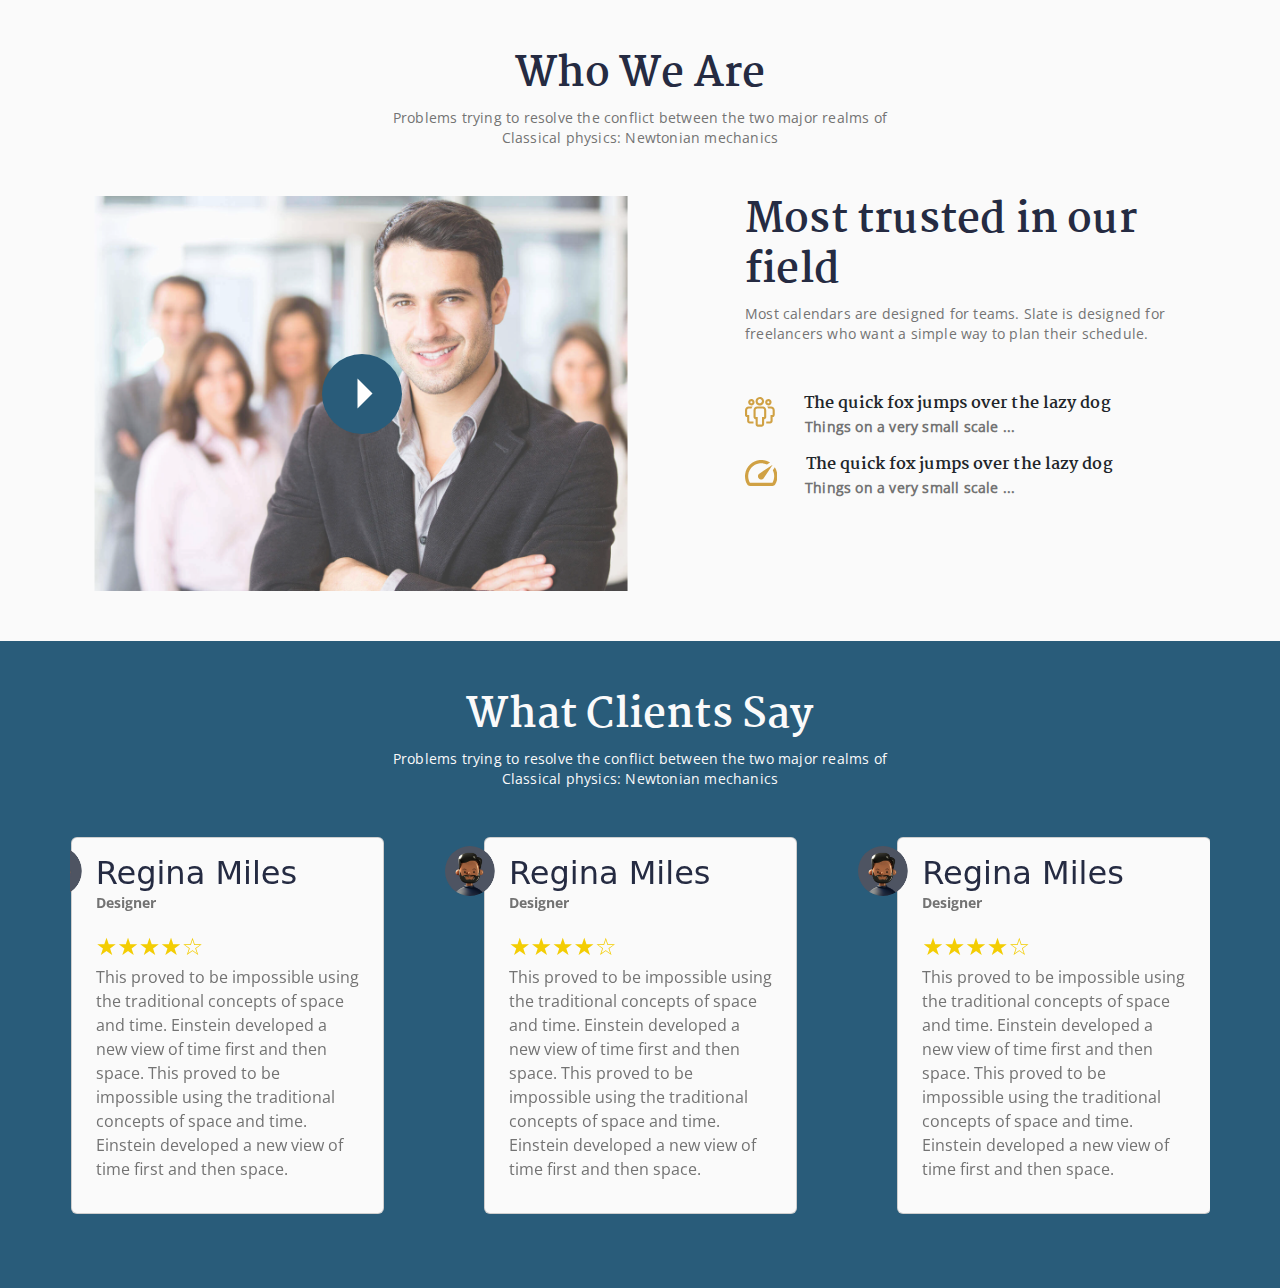
<file: index.html>
<!DOCTYPE html>
<html lang="en">
  <head>
    <meta charset="UTF-8" />
    <meta http-equiv="X-UA-Compatible" content="IE=edge" />
    <meta name="viewport" content="width=device-width, initial-scale=1.0" />

    <link
      rel="stylesheet"
      href="https://cdnjs.cloudflare.com/ajax/libs/OwlCarousel2/2.3.4/assets/owl.carousel.min.css"
      integrity="sha512-tS3S5qG0BlhnQROyJXvNjeEM4UpMXHrQfTGmbQ1gKmelCxlSEBUaxhRBj/EFTzpbP4RVSrpEikbmdJobCvhE3g=="
      crossorigin="anonymous"
      referrerpolicy="no-referrer"
    />
    <link
      rel="stylesheet"
      href="assets/bootstrap-5.2.3-dist/css/bootstrap.min.css"
    />
    <link rel="stylesheet" href="assets/css/fontstyles.css" />
    <link rel="stylesheet" href="assets/css/styles.css" />
    <link
      rel="stylesheet"
      href="https://cdnjs.cloudflare.com/ajax/libs/OwlCarousel2/2.3.4/assets/owl.theme.default.min.css"
      integrity="sha512-sMXtMNL1zRzolHYKEujM2AqCLUR9F2C4/05cdbxjjLSRvMQIciEPCQZo++nk7go3BtSuK9kfa/s+a4f4i5pLkw=="
      crossorigin="anonymous"
      referrerpolicy="no-referrer"
    />

    <title>Owl Carousel</title>
  </head>
  <body>
    <main>
      <section class="bg--alabaster">
        <div class="introduction-wrapper container-md mx-auto">
          <h2 class="text-center c--ebony-clay">Who We Are</h2>
          <p class="text-center c--dove-gray w-50 mx-auto">
            Problems trying to resolve the conflict between the two major realms
            of Classical physics: Newtonian mechanics
          </p>
        </div>
        <div class="row container-md mx-auto mt-5 details">
          <!-- Player here -->
          <div class="col-md-6 details__video-area">
            <img
              class="w-100 opacity-75"
              src="assets/images/cover.png"
              alt="Video-Link"
            />
            <button
              type="button"
              class="details__video-area__play-button bg--calypso"
              data-bs-toggle="modal"
              data-bs-target="#dynamicVideoModal"
            ></button>
            <div
              class="modal fade"
              id="videoModal"
              tabindex="-1"
              aria-labelledby="exampleModalLabel"
              aria-hidden="true"
            >
              <div class="modal-dialog modal-fullscreen">
                <div class="modal-content">
                  <div class="modal-body p-0">
                    <div class="ratio ratio-16x9">
                      <iframe
                        src="//www.youtube.com/embed/KpllAjxOIUU?autoplay=1"
                      ></iframe>
                    </div>
                  </div>
                </div>
              </div>
            </div>
            <div
              class="modal fade"
              id="dynamicVideoModal"
              tabindex="-1"
              aria-hidden="true"
            >
              <div class="modal-dialog modal-xl">
                <div class="modal-content">
                  <div class="modal-body p-0 d-flex align-items-center">
                    <div class="ratio ratio-16x9" id="player"></div>
                  </div>
                </div>
              </div>
            </div>
          </div>
          <!-- Contents here -->
          <div class="col-md-1"></div>
          <div class="mt-5 col-md-5 mt-md-0 details__content-area">
            <h2 class="c--ebony-clay">Most trusted in our field</h2>
            <p class="c--dove-gray">
              Most calendars are designed for teams. Slate is designed for
              freelancers who want a simple way to plan their schedule.
            </p>
            <span
              class="d-flex flex-row align-items-center justify-content-start mt-5"
            >
              <svg
                width="30"
                height="30"
                viewBox="0 0 30 30"
                fill="none"
                xmlns="http://www.w3.org/2000/svg"
              >
                <path
                  fill-rule="evenodd"
                  clip-rule="evenodd"
                  d="M17.2367 7.77151C16.7729 8.09308 16.2497 8.31905 15.6976 8.43623C15.1456 8.55342 14.5757 8.55949 14.0212 8.45407C13.4668 8.34865 12.9389 8.13385 12.4684 7.82223C11.9979 7.5106 11.5941 7.10838 11.2807 6.63904C10.9673 6.1697 10.7505 5.64263 10.643 5.08861C10.5354 4.53458 10.5393 3.96468 10.6544 3.41218C10.7695 2.85967 10.9935 2.33562 11.3133 1.8706C11.6331 1.40559 12.0423 1.00893 12.517 0.703761C13.4544 0.0846608 14.5986 -0.138187 15.6998 0.0839308C16.8009 0.306048 17.7693 0.955065 18.3933 1.88911C19.0173 2.82315 19.2462 3.96625 19.0298 5.06853C18.8135 6.17081 18.1696 7.14262 17.2388 7.77151H17.2367ZM16.0573 2.47176C15.8259 2.30528 15.5633 2.18706 15.2853 2.12415C15.0072 2.06124 14.7193 2.05493 14.4388 2.10558C14.1583 2.15622 13.8908 2.26281 13.6523 2.41897C13.4138 2.57514 13.2091 2.7777 13.0505 3.0146C12.8919 3.25149 12.7826 3.51788 12.7291 3.79789C12.6756 4.07791 12.679 4.36583 12.739 4.64451C12.7991 4.92319 12.9146 5.18694 13.0788 5.42004C13.2429 5.65315 13.4522 5.85086 13.6943 6.00139C14.162 6.28552 14.7214 6.37824 15.2558 6.26023C15.7902 6.14222 16.2585 5.82258 16.563 5.36789C16.8676 4.9132 16.985 4.35852 16.8908 3.81941C16.7966 3.2803 16.498 2.79833 16.0573 2.47389V2.47176ZM21.6036 2.53551C22.2164 2.12326 22.9539 1.93762 23.6889 2.01054C24.4239 2.08346 25.1105 2.41038 25.6304 2.93501C26.0009 3.30848 26.2741 3.76715 26.426 4.27079C26.578 4.77443 26.604 5.30766 26.5018 5.82371C26.3997 6.33975 26.1724 6.82284 25.8401 7.23061C25.5077 7.63838 25.0804 7.95837 24.5956 8.16251C24.0133 8.40598 23.3715 8.47011 22.7526 8.34669C22.1336 8.22328 21.5656 7.91794 21.1212 7.46976C20.7872 7.13405 20.5315 6.72865 20.3725 6.28259C20.2135 5.83653 20.155 5.36083 20.2013 4.88954C20.2476 4.41825 20.3975 3.96302 20.6403 3.55643C20.8831 3.14984 21.2127 2.80194 21.6057 2.53764L21.6036 2.53551ZM22.6236 5.95676C22.8231 6.15543 23.0933 6.2667 23.3749 6.2661C23.5143 6.2658 23.6523 6.23805 23.7809 6.18443C23.9096 6.13081 24.0265 6.05236 24.1249 5.95357C24.2232 5.85479 24.3012 5.73759 24.3543 5.60868C24.4073 5.47977 24.4345 5.34167 24.4342 5.20226C24.4339 5.06285 24.4062 4.92486 24.3525 4.79618C24.2989 4.66749 24.2205 4.55063 24.1217 4.45226C23.9238 4.25328 23.6564 4.13899 23.3758 4.13351C23.2357 4.13323 23.0968 4.16073 22.9674 4.21442C22.8379 4.26811 22.7204 4.34694 22.6216 4.44633C22.5228 4.54573 22.4447 4.66372 22.3918 4.7935C22.3388 4.92327 22.3122 5.06224 22.3133 5.20239C22.314 5.48539 22.4253 5.7569 22.6236 5.95889V5.95676ZM4.65455 24.3975H8.5008V26.5331H4.65455C3.98123 26.5271 3.3378 26.2542 2.8653 25.7745C2.39099 25.293 2.12533 24.6441 2.1258 23.9683V20.122C1.8397 20.1124 1.5585 20.045 1.29919 19.9237C1.03988 19.8025 0.807827 19.6299 0.61705 19.4165C0.414334 19.2112 0.255241 18.967 0.149338 18.6985C0.0434344 18.4301 -0.00709083 18.1431 0.000800442 17.8546V13.2179C0.00717544 12.2149 0.40455 11.2565 1.1058 10.5446C1.80493 9.84126 2.75055 9.43964 3.7408 9.43326H7.6508C7.1234 10.0614 6.72612 10.788 6.48205 11.571H3.7408C3.30951 11.5834 2.89915 11.7597 2.5933 12.064C2.29287 12.3729 2.1251 12.787 2.1258 13.2179V17.9609H4.2508V23.9661C4.24587 24.024 4.25275 24.0823 4.27101 24.1375C4.28928 24.1926 4.31855 24.2435 4.35705 24.287C4.44247 24.353 4.54664 24.3902 4.65455 24.3933V24.3975ZM20.167 10.5468C19.8193 10.1957 19.4057 9.91675 18.9498 9.72602C18.494 9.53529 18.0049 9.43653 17.5108 9.43539H12.2408C11.2502 9.44331 10.3029 9.84284 9.6058 10.5468C8.90455 11.2586 8.50718 12.217 8.5008 13.22V19.9733C8.4978 20.5531 8.71853 21.1118 9.11705 21.533C9.30806 21.7462 9.54016 21.9185 9.79943 22.0397C10.0587 22.161 10.3398 22.2286 10.6258 22.2385V27.1749C10.6238 27.5118 10.6885 27.8458 10.8161 28.1576C10.9438 28.4695 11.1319 28.7529 11.3696 28.9918C11.7521 29.3488 12.2344 29.5804 12.7508 29.6548H17.0008C17.5985 29.5763 18.1461 29.2797 18.5384 28.8219C18.9306 28.3642 19.1398 27.7776 19.1258 27.1749V22.2364C19.4119 22.2268 19.6931 22.1594 19.9524 22.0381C20.2117 21.9169 20.4438 21.7443 20.6346 21.5309C20.8371 21.3259 20.9961 21.082 21.102 20.814C21.2079 20.5459 21.2585 20.2592 21.2508 19.9711V13.2179C21.2523 12.2195 20.8633 11.2601 20.167 10.5446V10.5468ZM19.1258 20.0774H17.0008V27.1749C16.9987 27.2869 16.953 27.3937 16.8733 27.4724C16.837 27.5153 16.7913 27.5492 16.7396 27.5713C16.688 27.5935 16.6319 27.6032 16.5758 27.5999H13.1546C13.0435 27.5947 12.9384 27.5483 12.8598 27.4697C12.7812 27.3911 12.7347 27.2859 12.7296 27.1749V20.0774H10.6258V13.2179C10.6258 12.7865 10.7937 12.3721 11.0933 12.064C11.3992 11.7597 11.8095 11.5834 12.2408 11.571H17.5108C17.8327 11.5767 18.146 11.6762 18.4121 11.8574C18.6782 12.0386 18.8857 12.2936 19.0089 12.591C19.0898 12.7899 19.1296 13.0032 19.1258 13.2179V20.0774ZM25.0971 26.531H21.2508V24.3954H25.0758C25.1837 24.3924 25.2879 24.3552 25.3733 24.2891C25.4161 24.2473 25.4496 24.1969 25.4715 24.1413C25.4935 24.0856 25.5035 24.0259 25.5008 23.9661V17.9609H27.6258V13.2179C27.6265 12.787 27.4587 12.3729 27.1583 12.064C26.8524 11.7597 26.4421 11.5834 26.0108 11.571H23.2696C23.0256 10.788 22.6283 10.0613 22.1008 9.43326H26.0108C27.0012 9.44234 27.9481 9.84169 28.6458 10.5446C29.347 11.2565 29.7444 12.2149 29.7508 13.2179V17.8546C29.7508 18.4348 29.5319 18.9915 29.1367 19.4123C28.7414 19.8351 28.2017 20.088 27.6258 20.1199V23.9661C27.6258 24.644 27.3602 25.2921 26.8863 25.7724C26.4138 26.2521 25.7704 26.5249 25.0971 26.531ZM6.3758 1.99576C5.74346 1.99503 5.12531 2.18314 4.60057 2.536C4.07583 2.88885 3.66842 3.39037 3.43055 3.97626C3.19049 4.56195 3.12817 5.20536 3.25136 5.82623C3.37456 6.4471 3.67781 7.01797 4.1233 7.46764C4.56863 7.91678 5.13774 8.22298 5.75793 8.34712C6.37812 8.47126 7.02124 8.4077 7.60514 8.16456C8.18903 7.92142 8.68719 7.50975 9.03598 6.98212C9.38478 6.45449 9.56837 5.83486 9.5633 5.20239C9.5633 4.35239 9.22755 3.53639 8.6283 2.93501C8.33323 2.63779 7.98233 2.40181 7.59577 2.24063C7.20921 2.07944 6.79462 1.99622 6.3758 1.99576ZM6.3758 6.27126C6.23565 6.27155 6.09684 6.24405 5.96739 6.19035C5.83793 6.13666 5.72041 6.05784 5.6216 5.95844C5.5228 5.85905 5.44468 5.74105 5.39176 5.61128C5.33885 5.48151 5.31218 5.34253 5.3133 5.20239C5.31385 4.92017 5.42577 4.64959 5.62473 4.44944C5.82368 4.24928 6.0936 4.13575 6.3758 4.13351C6.65714 4.13847 6.92548 4.25287 7.12386 4.45244C7.32223 4.652 7.43503 4.92102 7.4383 5.20239C7.43775 5.4846 7.32583 5.75519 7.12688 5.95534C6.92792 6.15549 6.658 6.26902 6.3758 6.27126Z"
                  fill="#D0A144"
                />
              </svg>
              <p class="details__content-area__para">
                The quick fox jumps over the lazy dog
              </p>
            </span>
            <p class="details__content-area__subtext c--dove-gray">
              Things on a very small scale ...
            </p>
            <span
              class="d-flex flex-row align-items-center justify-content-start mt-2"
            >
              <svg
                width="32"
                height="26"
                viewBox="0 0 32 26"
                fill="none"
                xmlns="http://www.w3.org/2000/svg"
              >
                <path
                  d="M29.8154 7.36456L27.8167 10.3708C28.7806 12.2933 29.2525 14.4249 29.1901 16.5746C29.1277 18.7243 28.5329 20.825 27.4592 22.6883H4.93666C3.54106 20.2672 2.96277 17.4609 3.28751 14.6853C3.61226 11.9097 4.82277 9.31265 6.73956 7.27913C8.65636 5.2456 11.1774 3.88388 13.929 3.39581C16.6806 2.90775 19.5162 3.31934 22.0154 4.56956L25.0217 2.57081C21.9609 0.608159 18.3304 -0.27131 14.7109 0.0730789C11.0913 0.417467 7.69176 1.96581 5.05609 4.47045C2.42042 6.97509 0.700875 10.2913 0.172515 13.8886C-0.355844 17.486 0.337506 21.1566 2.14166 24.3133C2.42524 24.8045 2.83243 25.2129 3.32276 25.498C3.81309 25.7831 4.36949 25.9349 4.93666 25.9383H27.4429C28.0156 25.9406 28.5787 25.7915 29.0752 25.5061C29.5718 25.2208 29.9841 24.8093 30.2704 24.3133C31.7676 21.7197 32.519 18.7627 32.4416 15.769C32.3642 12.7752 31.461 9.86108 29.8317 7.34831L29.8154 7.36456ZM13.9067 18.4796C14.2085 18.7817 14.5669 19.0214 14.9615 19.185C15.356 19.3486 15.7789 19.4327 16.206 19.4327C16.6331 19.4327 17.056 19.3486 17.4506 19.185C17.8451 19.0214 18.2036 18.7817 18.5054 18.4796L27.7029 4.68331L13.9067 13.8808C13.6045 14.1826 13.3648 14.5411 13.2012 14.9356C13.0377 15.3302 12.9535 15.7531 12.9535 16.1802C12.9535 16.6073 13.0377 17.0302 13.2012 17.4247C13.3648 17.8193 13.6045 18.1777 13.9067 18.4796Z"
                  fill="#D0A144"
                />
              </svg>
              <p class="details__content-area__para">
                The quick fox jumps over the lazy dog
              </p>
            </span>
            <p class="details__content-area__subtext c--dove-gray">
              Things on a very small scale ...
            </p>
          </div>
        </div>
      </section>
      <section class="bg--calypso">
        <div class="introduction-wrapper container-md mx-auto">
          <h2 class="text-center c--alabaster">What Clients Say</h2>
          <p class="text-center c--alabaster w-50 mx-auto">
            Problems trying to resolve the conflict between the two major realms
            of Classical physics: Newtonian mechanics
          </p>
        </div>
        <div class="container container-md-fluid p-md-0 mx-auto">
          <div class="loop owl-carousel owl-theme mt-5">
            <div class="item card bg--alabaster px-4 py-3">
              <h2 class="card__person-name c--ebony-clay mb-0">Regina Miles</h2>
              <p class="card__person-position c--dove-gray mt-0">Designer</p>
              <div class="rating d-flex flex-row align-items-start justify-content-start">
                <span class="fs-4 c--supernova">&#9733</span>
                <span class="fs-4 c--supernova">&#9733</span>
                <span class="fs-4 c--supernova">&#9733</span>
                <span class="fs-4 c--supernova">&#9733</span>
                <span class="fs-4 c--supernova">&#9734</span>
              </div>
              <p class="card__person-comment c--dove-gray">
                This proved to be impossible using the traditional 
                concepts of space and time. Einstein developed a 
                new view of time first and then space. This proved 
                to be impossible using the traditional concepts of 
                space and time. Einstein developed a new view 
                of time first and then space.
              </p>
            </div>
          </div>
          <br />
        </div>
      </section>
    </main>
    <script src="https://ajax.googleapis.com/ajax/libs/jquery/3.6.1/jquery.min.js"></script>

    <script src="assets/bootstrap-5.2.3-dist/js/bootstrap.min.js"></script>
    <script
      src="https://cdnjs.cloudflare.com/ajax/libs/OwlCarousel2/2.3.4/owl.carousel.min.js"
      integrity="sha512-bPs7Ae6pVvhOSiIcyUClR7/q2OAsRiovw4vAkX+zJbw3ShAeeqezq50RIIcIURq7Oa20rW2n2q+fyXBNcU9lrw=="
      crossorigin="anonymous"
      referrerpolicy="no-referrer"
    ></script>
    <script src="/assets/js/script.js"></script>

    <script src="assets/js/jquery.js"></script>
  </body>
</html>
</file>
<file: assets/css/fontstyles.css>
@font-face {
    font-family: 'Martel-UltraLight';
    src: url('../fonts/Martel-UltraLight.eot');
    src: url('../fonts/Martel-UltraLight.eot?#iefix') format('embedded-opentype'),
        url('../fonts/Martel-UltraLight.woff2') format('woff2'),
        url('../fonts/Martel-UltraLight.woff') format('woff'),
        url('../fonts/Martel-UltraLight.ttf') format('truetype'),
        url('../fonts/Martel-UltraLight.svg#Martel-UltraLight') format('svg');
    font-weight: 200;
    font-style: normal;
    font-display: swap;
}

@font-face {
    font-family: 'Martel-Light';
    src: url('../fonts/Martel-Light.eot');
    src: url('../fonts/Martel-Light.eot?#iefix') format('embedded-opentype'),
        url('../fonts/Martel-Light.woff2') format('woff2'),
        url('../fonts/Martel-Light.woff') format('woff'),
        url('../fonts/Martel-Light.ttf') format('truetype'),
        url('../fonts/Martel-Light.svg#Martel-Light') format('svg');
    font-weight: 300;
    font-style: normal;
    font-display: swap;
}

@font-face {
    font-family: 'Martel-Regular';
    src: url('../fonts/Martel-Regular.eot');
    src: url('../fonts/Martel-Regular.eot?#iefix') format('embedded-opentype'),
        url('../fonts/Martel-Regular.woff2') format('woff2'),
        url('../fonts/Martel-Regular.woff') format('woff'),
        url('../fonts/Martel-Regular.ttf') format('truetype'),
        url('../fonts/Martel-Regular.svg#Martel-Regular') format('svg');
    font-weight: normal;
    font-style: normal;
    font-display: swap;
}

@font-face {
    font-family: 'Martel-ExtraBold';
    src: url('../fonts/Martel-ExtraBold.eot');
    src: url('../fonts/Martel-ExtraBold.eot?#iefix') format('embedded-opentype'),
        url('../fonts/Martel-ExtraBold.woff2') format('woff2'),
        url('../fonts/Martel-ExtraBold.woff') format('woff'),
        url('../fonts/Martel-ExtraBold.ttf') format('truetype'),
        url('../fonts/Martel-ExtraBold.svg#Martel-ExtraBold') format('svg');
    font-weight: bold;
    font-style: normal;
    font-display: swap;
}

@font-face {
    font-family: 'Martel-Heavy';
    src: url('../fonts/Martel-Heavy.eot');
    src: url('../fonts/Martel-Heavy.eot?#iefix') format('embedded-opentype'),
        url('../fonts/Martel-Heavy.woff2') format('woff2'),
        url('../fonts/Martel-Heavy.woff') format('woff'),
        url('../fonts/Martel-Heavy.ttf') format('truetype'),
        url('../fonts/Martel-Heavy.svg#Martel-Heavy') format('svg');
    font-weight: 900;
    font-style: normal;
    font-display: swap;
}

@font-face {
    font-family: 'Martel-Bold';
    src: url('../fonts/Martel-Bold.eot');
    src: url('../fonts/Martel-Bold.eot?#iefix') format('embedded-opentype'),
        url('../fonts/Martel-Bold.woff2') format('woff2'),
        url('../fonts/Martel-Bold.woff') format('woff'),
        url('../fonts/Martel-Bold.ttf') format('truetype'),
        url('../fonts/Martel-Bold.svg#Martel-Bold') format('svg');
    font-weight: bold;
    font-style: normal;
    font-display: swap;
}

@font-face {
    font-family: 'Martel-DemiBold';
    src: url('../fonts/Martel-DemiBold.eot');
    src: url('../fonts/Martel-DemiBold.eot?#iefix') format('embedded-opentype'),
        url('../fonts/Martel-DemiBold.woff2') format('woff2'),
        url('../fonts/Martel-DemiBold.woff') format('woff'),
        url('../fonts/Martel-DemiBold.ttf') format('truetype'),
        url('../fonts/Martel-DemiBold.svg#Martel-DemiBold') format('svg');
    font-weight: 600;
    font-style: normal;
    font-display: swap;
}

@font-face {
    font-family: 'OpenSans-Regular';
    src: url('../fonts/OpenSans-Regular.eot');
    src: url('../fonts/OpenSans-Regular.eot?#iefix') format('embedded-opentype'),
        url('../fonts/OpenSans-Regular.woff2') format('woff2'),
        url('../fonts/OpenSans-Regular.woff') format('woff'),
        url('../fonts/OpenSans-Regular.ttf') format('truetype'),
        url('../fonts/OpenSans-Regular.svg#OpenSans-Regular') format('svg');
    font-weight: normal;
    font-style: normal;
    font-display: swap;
}

@font-face {
    font-family: 'OpenSans-Bold';
    src: url('../fonts/OpenSans-Bold.eot');
    src: url('../fonts/OpenSans-Bold.eot?#iefix') format('embedded-opentype'),
        url('../fonts/OpenSans-Bold.woff2') format('woff2'),
        url('../fonts/OpenSans-Bold.woff') format('woff'),
        url('../fonts/OpenSans-Bold.ttf') format('truetype'),
        url('../fonts/OpenSans-Bold.svg#OpenSans-Bold') format('svg');
    font-weight: bold;
    font-style: normal;
    font-display: swap;
}

@font-face {
    font-family: 'Open Sans-Medium';
    src: url('../fonts/OpenSans-Medium.eot');
    src: url('../fonts/OpenSans-Medium.eot?#iefix') format('embedded-opentype'),
        url('../fonts/OpenSans-Medium.woff2') format('woff2'),
        url('../fonts/OpenSans-Medium.woff') format('woff'),
        url('../fonts/OpenSans-Medium.ttf') format('truetype'),
        url('../fonts/OpenSans-Medium.svg#OpenSans-Medium') format('svg');
    font-weight: 500;
    font-style: normal;
    font-display: swap;
}

@font-face {
    font-family: 'Open Sans-Light';
    src: url('../fonts/OpenSans-Light.eot');
    src: url('../fonts/OpenSans-Light.eot?#iefix') format('embedded-opentype'),
        url('../fonts/OpenSans-Light.woff2') format('woff2'),
        url('../fonts/OpenSans-Light.woff') format('woff'),
        url('../fonts/OpenSans-Light.ttf') format('truetype'),
        url('../fonts/OpenSans-Light.svg#OpenSans-Light') format('svg');
    font-weight: 300;
    font-style: normal;
    font-display: swap;
}

@font-face {
    font-family: 'Open Sans-SemiBold';
    src: url('../fonts/OpenSans-SemiBold.eot');
    src: url('../fonts/OpenSans-SemiBold.eot?#iefix') format('embedded-opentype'),
        url('../fonts/OpenSans-SemiBold.woff2') format('woff2'),
        url('../fonts/OpenSans-SemiBold.woff') format('woff'),
        url('../fonts/OpenSans-SemiBold.ttf') format('truetype'),
        url('../fonts/OpenSans-SemiBold.svg#OpenSans-SemiBold') format('svg');
    font-weight: 600;
    font-style: normal;
    font-display: swap;
}

@font-face {
    font-family: 'Open Sans-ExtraBold';
    src: url('../fonts/OpenSans-ExtraBold.eot');
    src: url('../fonts/OpenSans-ExtraBold.eot?#iefix') format('embedded-opentype'),
        url('../fonts/OpenSans-ExtraBold.woff2') format('woff2'),
        url('../fonts/OpenSans-ExtraBold.woff') format('woff'),
        url('../fonts/OpenSans-ExtraBold.ttf') format('truetype'),
        url('../fonts/OpenSans-ExtraBold.svg#OpenSans-ExtraBold') format('svg');
    font-weight: bold;
    font-style: normal;
    font-display: swap;
}
</file>
<file: assets/css/styles.css>
section {
    padding: 50px 0;
}

.bg--alabaster {
    background-color: #fafafa;
}

.bg--calypso {
    background-color: #295c7a;
}

.c--supernova {
    color: #F3CD03;
}

.c--ebony-clay {
    color: #252b42;
}

.c--dove-gray {
    color: #737373;
}

.c--alabaster {
    color: #fafafa;
}

.introduction-wrapper > h2 {
    font-family: "Martel-Bold", sans-serif;
    font-size: 40px;
    letter-spacing: 0.2px;
    line-height: 50px;
}

.introduction-wrapper > p {
    font-family: "OpenSans-Regular", sans-serif;
    font-size: 14px;
    letter-spacing: 0.2px;
    line-height: 20px;
}

.details__video-area {
    position: relative;
}

.details__video-area__play-button {
    border: none;
    border-radius: 50%;
    height: 80px;
    position: absolute;
    top: 40%;
    transition: all 0.2s ease-in-out;
    left: 43%;
    width: 80px;
}

.details__video-area__play-button:hover {
    background-color: #1e4e69;
    transition: all 0.2s ease-in-out;
}

.details__video-area__play-button::after {
    border-left: 15px solid transparent;
    border-right: 15px solid transparent;
    border-bottom: 15px solid white;
    content: "";
    height: 0;
    left: 28px;
    position: absolute;
    top: 32px;
    transform: rotate(90deg);
    width: 0;
}

.details__content-area > h2 {
    font-family: "Martel-Bold", sans-serif;
    font-size: 40px;
    letter-spacing: 0.2px;
    line-height: 50px;
}

.details__content-area > p {
    font-family: "OpenSans-Regular", sans-serif;
    font-size: 14px;
    line-height: 20px;
    letter-spacing: 0.2px;
}

.details__content-area__para {
    font-family: "Martel-Bold", sans-serif;
    font-size: 16px;
    line-height: 24px;
    letter-spacing: 0.1px;
    margin-left: 29px;
}

.details__content-area__subtext {
    font-family: "OpenSans-Bold", sans-serif;
    font-size: 14px;
    font-weight: 700 !important;
    line-height: 24px;
    margin-left: 60px;
    margin-top: -15px;
}

.card {
    position: relative;
    min-width: 300px;
}

.card::before {
    background-image: url("../images/Person.png");
    background-repeat: no-repeat;
    background-size: cover;
    background-position: center;
    border-radius: 50%;
    content: "";
    position: absolute;
    top: 8px;
    left: -40px;
    height: 50px;
    width: 50px;
}

.card__card-name {
    font-family: "Martel-Bold", sans-serif;
    font-size: 24px;
    line-height: 32px;
    letter-spacing: 0.1px;
}

.card__person-position {
    font-family: "OpenSans-Bold", sans-serif;
    font-size: 14px;
}

.card__person-comment{
    font-family: "OpenSans-Regular", sans-serif;

}

@media only screen and (max-width: 768px) {
    .card {
        min-width: 100px;
    }
    .card::before {
        content: "";
        background-image: none;
    }
}
</file>
